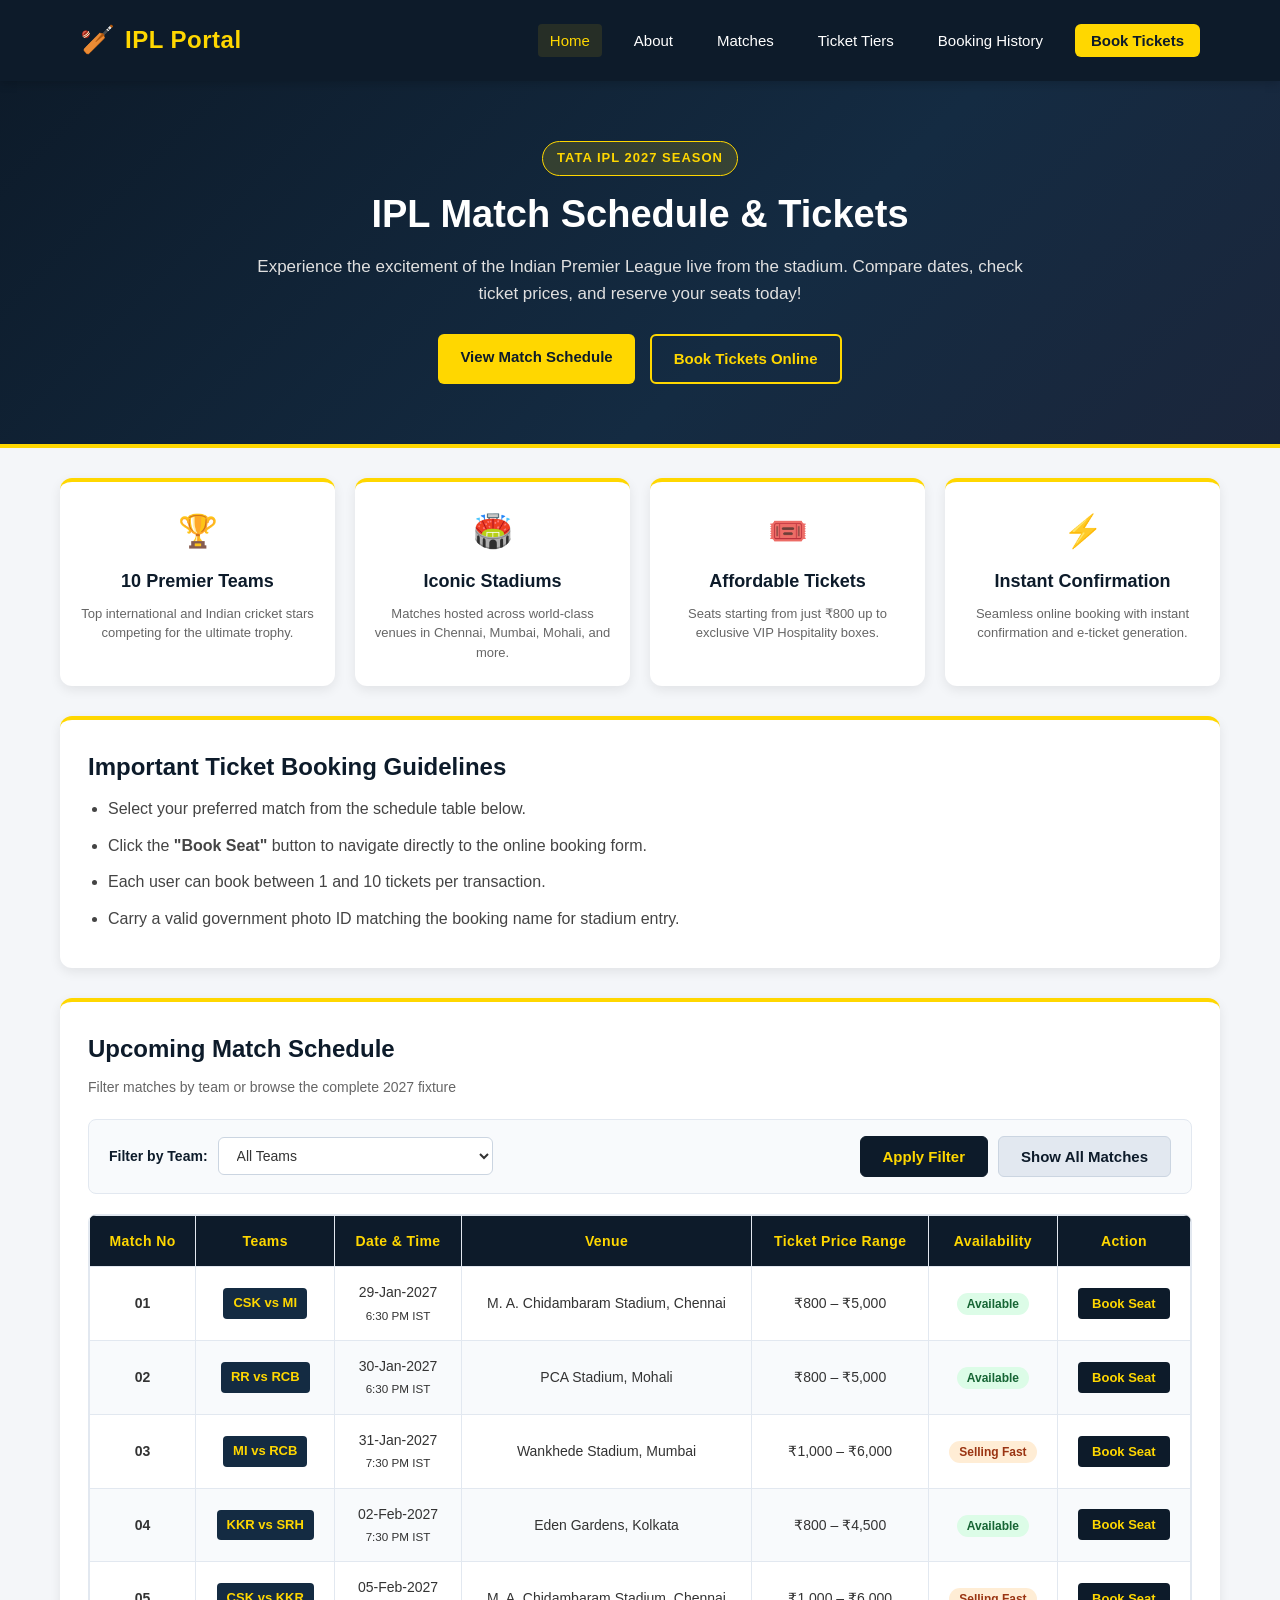
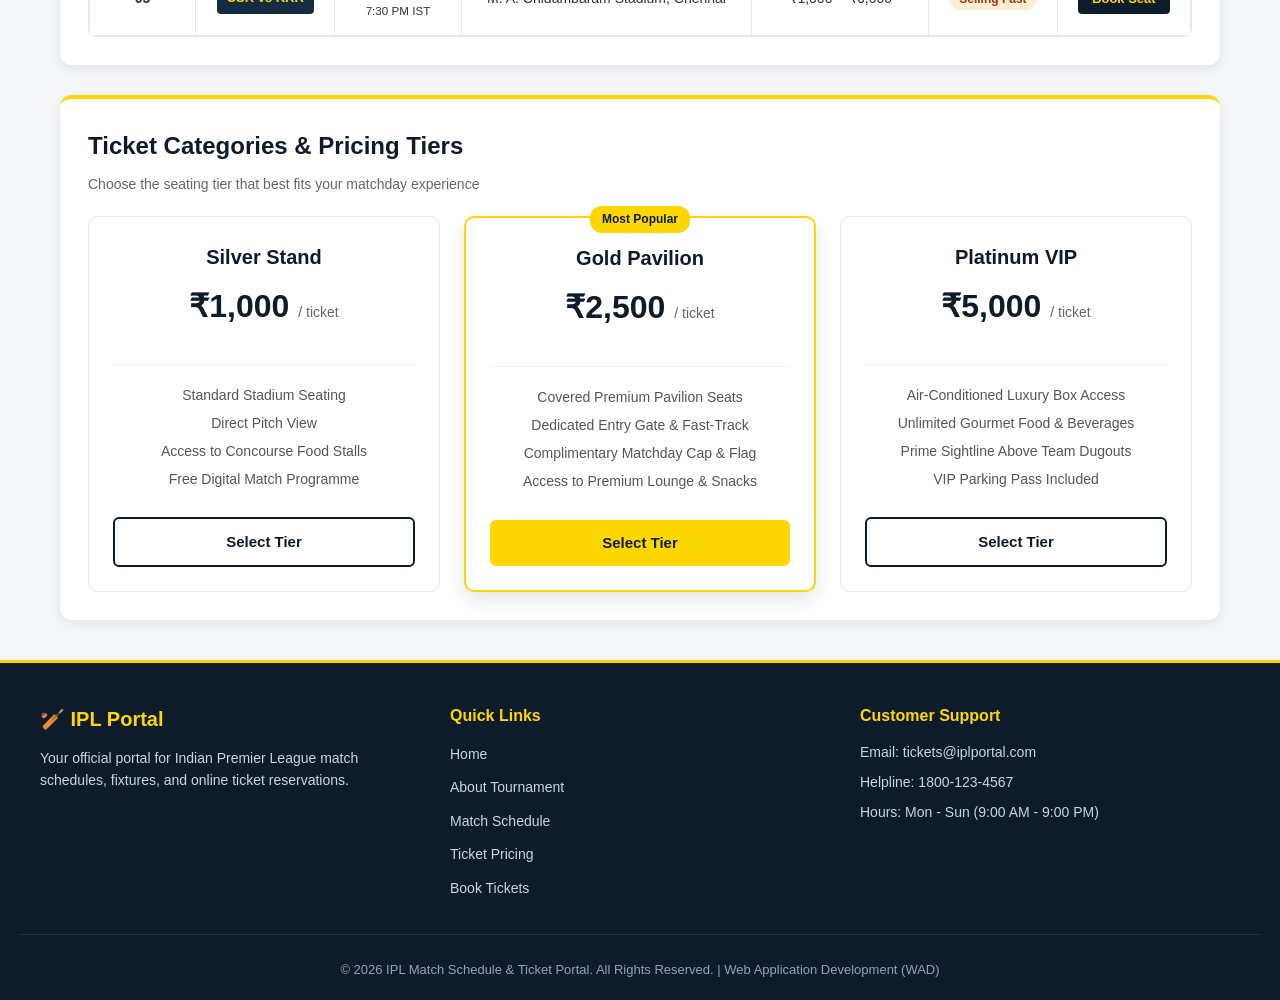
<file: Assignment8/index.html>
<!DOCTYPE html>
<html lang="en">
<head>
  <meta charset="UTF-8" />
  <meta name="viewport" content="width=device-width, initial-scale=1.0" />
  <title>IPL Match Schedule & Ticket Portal - Assignment 8</title>
  <link rel="stylesheet" href="style.css" />
</head>
<body>

  <!-- Responsive Navigation Bar -->
  <header>
    <nav class="navbar">
      <div class="nav-brand">
        <span class="brand-icon">🏏</span>
        <h1 class="brand-title">IPL Portal</h1>
      </div>

      <!-- Hamburger button for mobile devices -->
      <button class="nav-toggle" id="navToggle" aria-label="Toggle navigation">
        <span class="bar"></span>
        <span class="bar"></span>
        <span class="bar"></span>
      </button>

      <ul class="nav-links" id="navLinks">
        <li><a href="#home" class="nav-link active">Home</a></li>
        <li><a href="#about" class="nav-link">About</a></li>
        <li><a href="#matches" class="nav-link">Matches</a></li>
        <li><a href="#pricing" class="nav-link">Ticket Tiers</a></li>
        <li><a href="../Assignment9/book-validation.html#history" class="nav-link">Booking History</a></li>
        <li><a href="../Assignment9/book-validation.html" class="nav-link btn-link">Book Tickets</a></li>
      </ul>
    </nav>
  </header>

  <!-- Hero Section -->
  <section class="hero" id="home">
    <div class="hero-content">
      <span class="hero-badge">TATA IPL 2027 Season</span>
      <h1>IPL Match Schedule &amp; Tickets</h1>
      <p>Experience the excitement of the Indian Premier League live from the stadium. Compare dates, check ticket prices, and reserve your seats today!</p>
      <div class="hero-actions">
        <a href="#matches" class="btn btn-gold">View Match Schedule</a>
        <a href="../Assignment9/book-validation.html" class="btn btn-outline">Book Tickets Online</a>
      </div>
    </div>
  </section>

  <!-- Main Container -->
  <main class="container">

    <!-- Responsive Information Cards (CSS Grid) -->
    <section class="card-grid" id="about">
      <div class="card stat-card">
        <div class="stat-icon">🏆</div>
        <h3>10 Premier Teams</h3>
        <p>Top international and Indian cricket stars competing for the ultimate trophy.</p>
      </div>

      <div class="card stat-card">
        <div class="stat-icon">🏟️</div>
        <h3>Iconic Stadiums</h3>
        <p>Matches hosted across world-class venues in Chennai, Mumbai, Mohali, and more.</p>
      </div>

      <div class="card stat-card">
        <div class="stat-icon">🎟️</div>
        <h3>Affordable Tickets</h3>
        <p>Seats starting from just ₹800 up to exclusive VIP Hospitality boxes.</p>
      </div>

      <div class="card stat-card">
        <div class="stat-icon">⚡</div>
        <h3>Instant Confirmation</h3>
        <p>Seamless online booking with instant confirmation and e-ticket generation.</p>
      </div>
    </section>

    <!-- Information Card -->
    <section class="card info-card">
      <h2>Important Ticket Booking Guidelines</h2>
      <ul class="info-list">
        <li>Select your preferred match from the schedule table below.</li>
        <li>Click the <strong>"Book Seat"</strong> button to navigate directly to the online booking form.</li>
        <li>Each user can book between 1 and 10 tickets per transaction.</li>
        <li>Carry a valid government photo ID matching the booking name for stadium entry.</li>
      </ul>
    </section>

    <!-- Match Schedule Section -->
    <section class="card schedule-card" id="matches">
      <div class="section-header">
        <div>
          <h2>Upcoming Match Schedule</h2>
          <p class="subtitle">Filter matches by team or browse the complete 2027 fixture</p>
        </div>
      </div>

      <!-- Filter Controls (Flexbox) -->
      <div class="filter-bar">
        <div class="filter-group">
          <label for="teamFilter">Filter by Team:</label>
          <select id="teamFilter" onchange="applyFilter()">
            <option value="all">All Teams</option>
            <option value="CSK">Chennai Super Kings (CSK)</option>
            <option value="MI">Mumbai Indians (MI)</option>
            <option value="RCB">Royal Challengers Bengaluru (RCB)</option>
            <option value="RR">Rajasthan Royals (RR)</option>
            <option value="KKR">Kolkata Knight Riders (KKR)</option>
            <option value="SRH">Sunrisers Hyderabad (SRH)</option>
          </select>
        </div>

        <div class="filter-buttons">
          <button type="button" class="btn btn-primary" onclick="applyFilter()">Apply Filter</button>
          <button type="button" class="btn btn-secondary" onclick="showAll()">Show All Matches</button>
        </div>
      </div>

      <!-- Mobile Scroll Notice -->
      <p class="table-scroll-hint">👉 Swipe horizontally to view full match details</p>

      <!-- Horizontally Scrollable Table Container -->
      <div class="table-container">
        <table class="schedule-table">
          <thead>
            <tr>
              <th>Match No</th>
              <th>Teams</th>
              <th>Date &amp; Time</th>
              <th>Venue</th>
              <th>Ticket Price Range</th>
              <th>Availability</th>
              <th>Action</th>
            </tr>
          </thead>
          <tbody id="matchTable">
            <tr data-teams="CSK MI">
              <td><strong>01</strong></td>
              <td><span class="badge team-badge">CSK vs MI</span></td>
              <td>29-Jan-2027<br /><small>6:30 PM IST</small></td>
              <td>M. A. Chidambaram Stadium, Chennai</td>
              <td>₹800 – ₹5,000</td>
              <td><span class="status-available">Available</span></td>
              <td>
                <button class="btn btn-table" onclick="bookMatch('CSK vs MI', '29-Jan-2027 6:30 PM', 'Chennai', '₹800 - ₹5000')">Book Seat</button>
              </td>
            </tr>

            <tr data-teams="RR RCB">
              <td><strong>02</strong></td>
              <td><span class="badge team-badge">RR vs RCB</span></td>
              <td>30-Jan-2027<br /><small>6:30 PM IST</small></td>
              <td>PCA Stadium, Mohali</td>
              <td>₹800 – ₹5,000</td>
              <td><span class="status-available">Available</span></td>
              <td>
                <button class="btn btn-table" onclick="bookMatch('RR vs RCB', '30-Jan-2027 6:30 PM', 'Mohali', '₹800 - ₹5000')">Book Seat</button>
              </td>
            </tr>

            <tr data-teams="MI RCB">
              <td><strong>03</strong></td>
              <td><span class="badge team-badge">MI vs RCB</span></td>
              <td>31-Jan-2027<br /><small>7:30 PM IST</small></td>
              <td>Wankhede Stadium, Mumbai</td>
              <td>₹1,000 – ₹6,000</td>
              <td><span class="status-fast">Selling Fast</span></td>
              <td>
                <button class="btn btn-table" onclick="bookMatch('MI vs RCB', '31-Jan-2027 7:30 PM', 'Mumbai', '₹1000 - ₹6000')">Book Seat</button>
              </td>
            </tr>

            <tr data-teams="KKR SRH">
              <td><strong>04</strong></td>
              <td><span class="badge team-badge">KKR vs SRH</span></td>
              <td>02-Feb-2027<br /><small>7:30 PM IST</small></td>
              <td>Eden Gardens, Kolkata</td>
              <td>₹800 – ₹4,500</td>
              <td><span class="status-available">Available</span></td>
              <td>
                <button class="btn btn-table" onclick="bookMatch('KKR vs SRH', '02-Feb-2027 7:30 PM', 'Kolkata', '₹800 - ₹4500')">Book Seat</button>
              </td>
            </tr>

            <tr data-teams="CSK KKR">
              <td><strong>05</strong></td>
              <td><span class="badge team-badge">CSK vs KKR</span></td>
              <td>05-Feb-2027<br /><small>7:30 PM IST</small></td>
              <td>M. A. Chidambaram Stadium, Chennai</td>
              <td>₹1,000 – ₹6,000</td>
              <td><span class="status-fast">Selling Fast</span></td>
              <td>
                <button class="btn btn-table" onclick="bookMatch('CSK vs KKR', '05-Feb-2027 7:30 PM', 'Chennai', '₹1000 - ₹6000')">Book Seat</button>
              </td>
            </tr>
          </tbody>
        </table>
      </div>
    </section>

    <!-- Ticket Tiers Pricing Section (CSS Grid) -->
    <section class="card" id="pricing">
      <h2>Ticket Categories &amp; Pricing Tiers</h2>
      <p class="subtitle">Choose the seating tier that best fits your matchday experience</p>

      <div class="pricing-grid">
        <div class="pricing-card">
          <div class="pricing-header">
            <h3>Silver Stand</h3>
            <p class="price">₹1,000 <span>/ ticket</span></p>
          </div>
          <ul class="pricing-features">
            <li>Standard Stadium Seating</li>
            <li>Direct Pitch View</li>
            <li>Access to Concourse Food Stalls</li>
            <li>Free Digital Match Programme</li>
          </ul>
          <a href="../Assignment9/book-validation.html" class="btn btn-outline-dark">Select Tier</a>
        </div>

        <div class="pricing-card featured">
          <div class="pricing-badge">Most Popular</div>
          <div class="pricing-header">
            <h3>Gold Pavilion</h3>
            <p class="price">₹2,500 <span>/ ticket</span></p>
          </div>
          <ul class="pricing-features">
            <li>Covered Premium Pavilion Seats</li>
            <li>Dedicated Entry Gate &amp; Fast-Track</li>
            <li>Complimentary Matchday Cap &amp; Flag</li>
            <li>Access to Premium Lounge &amp; Snacks</li>
          </ul>
          <a href="../Assignment9/book-validation.html" class="btn btn-gold">Select Tier</a>
        </div>

        <div class="pricing-card">
          <div class="pricing-header">
            <h3>Platinum VIP</h3>
            <p class="price">₹5,000 <span>/ ticket</span></p>
          </div>
          <ul class="pricing-features">
            <li>Air-Conditioned Luxury Box Access</li>
            <li>Unlimited Gourmet Food &amp; Beverages</li>
            <li>Prime Sightline Above Team Dugouts</li>
            <li>VIP Parking Pass Included</li>
          </ul>
          <a href="../Assignment9/book-validation.html" class="btn btn-outline-dark">Select Tier</a>
        </div>
      </div>
    </section>

  </main>

  <!-- Responsive Footer -->
  <footer id="contact">
    <div class="footer-container">
      <div class="footer-col">
        <h3>🏏 IPL Portal</h3>
        <p>Your official portal for Indian Premier League match schedules, fixtures, and online ticket reservations.</p>
      </div>

      <div class="footer-col">
        <h4>Quick Links</h4>
        <ul>
          <li><a href="#home">Home</a></li>
          <li><a href="#about">About Tournament</a></li>
          <li><a href="#matches">Match Schedule</a></li>
          <li><a href="#pricing">Ticket Pricing</a></li>
          <li><a href="../Assignment9/book-validation.html">Book Tickets</a></li>
        </ul>
      </div>

      <div class="footer-col">
        <h4>Customer Support</h4>
        <p>Email: tickets@iplportal.com</p>
        <p>Helpline: 1800-123-4567</p>
        <p>Hours: Mon - Sun (9:00 AM - 9:00 PM)</p>
      </div>
    </div>

    <div class="footer-bottom">
      <p>&copy; 2026 IPL Match Schedule &amp; Ticket Portal. All Rights Reserved. | Web Application Development (WAD)</p>
    </div>
  </footer>

  <!-- Beginner-friendly JavaScript -->
  <script>
    // Mobile navigation toggle
    const navToggle = document.getElementById('navToggle');
    const navLinks = document.getElementById('navLinks');

    if (navToggle) {
      navToggle.addEventListener('click', function() {
        navLinks.classList.toggle('open');
      });
    }

    // Apply filter by team
    function applyFilter() {
      let selectedTeam = document.getElementById('teamFilter').value;
      let rows = document.querySelectorAll('#matchTable tr');

      rows.forEach(function(row) {
        let teams = row.getAttribute('data-teams');
        if (selectedTeam === 'all' || (teams && teams.includes(selectedTeam))) {
          row.style.display = '';
        } else {
          row.style.display = 'none';
        }
      });
    }

    // Reset filter to show all matches
    function showAll() {
      let rows = document.querySelectorAll('#matchTable tr');
      rows.forEach(function(row) {
        row.style.display = '';
      });
      document.getElementById('teamFilter').value = 'all';
    }

    // Book match button handler with option to jump to validation form
    function bookMatch(match, date, venue, price) {
      let message = "Match Selected: " + match +
                    "\nDate: " + date +
                    "\nVenue: " + venue +
                    "\nPrice: " + price +
                    "\n\nWould you like to proceed to the Ticket Booking Form?";
      if (confirm(message)) {
        window.location.href = "../Assignment9/book-validation.html";
      }
    }
  </script>
</body>
</html>
</file>
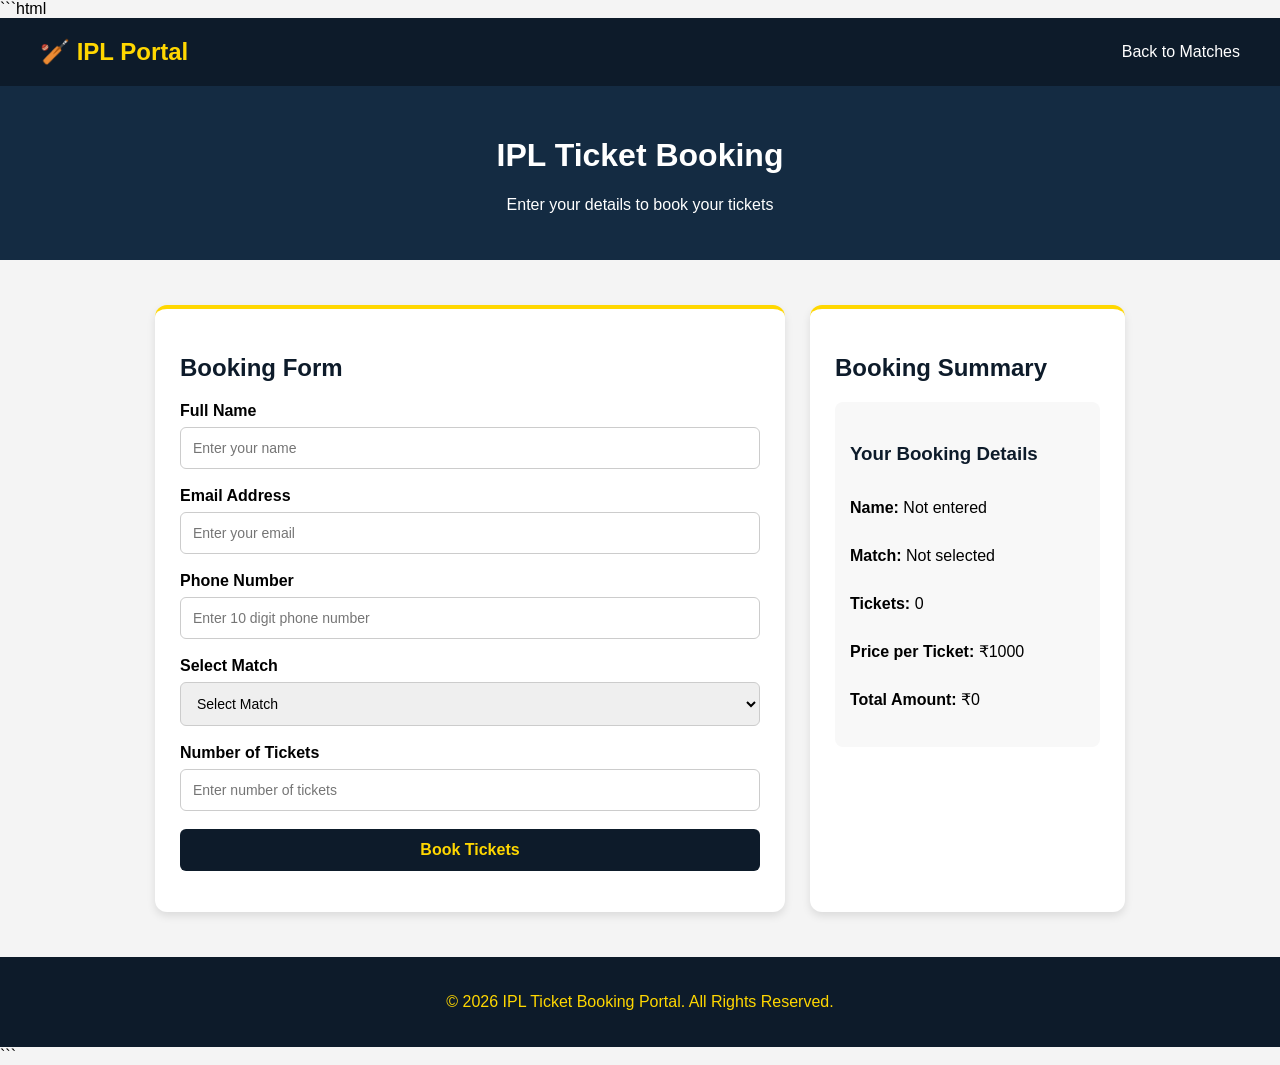
<file: Assignment7/book-validation.html>
```html
<!doctype html>
<html lang="en">
  <head>
    <meta charset="UTF-8" />
    <meta name="viewport" content="width=device-width, initial-scale=1.0" />

    <title>IPL Ticket Booking</title>

    <style>
      * {
        box-sizing: border-box;
      }

      body {
        margin: 0;
        font-family: Arial, sans-serif;
        background-color: #f4f4f4;
      }

      /* Navigation */
      nav {
        background-color: #0d1b2a;
        color: white;
        padding: 20px 40px;
        display: flex;
        justify-content: space-between;
        align-items: center;
      }

      nav h2 {
        color: #ffd700;
        margin: 0;
      }

      nav a {
        color: white;
        text-decoration: none;
      }

      /* Hero */
      .hero {
        background-color: #142b42;
        color: white;
        text-align: center;
        padding: 30px;
      }

      /* Main Grid Layout */
      .container {
        max-width: 1000px;
        margin: 30px auto;
        padding: 15px;

        display: grid;
        grid-template-columns: 2fr 1fr;
        gap: 25px;
      }

      /* Cards */
      .card {
        background-color: white;
        padding: 25px;
        border-radius: 12px;
        border-top: 4px solid #ffd700;
        box-shadow: 0 4px 8px rgba(0, 0, 0, 0.1);
      }

      h2 {
        color: #0d1b2a;
      }

      /* Form */
      .form-group {
        margin-bottom: 18px;
      }

      label {
        display: block;
        margin-bottom: 7px;
        font-weight: bold;
      }

      input,
      select {
        width: 100%;
        padding: 12px;
        border: 1px solid #ccc;
        border-radius: 6px;
        font-size: 14px;
      }

      input:focus,
      select:focus {
        outline: none;
        border-color: #0d1b2a;
      }

      /* Submit Button */
      button {
        width: 100%;
        padding: 12px;
        background-color: #0d1b2a;
        color: #ffd700;
        border: none;
        border-radius: 6px;
        font-size: 16px;
        font-weight: bold;
        cursor: pointer;
      }

      button:hover {
        background-color: #29445f;
      }

      /* Error Message */
      .error {
        color: red;
        font-size: 13px;
        margin-top: 5px;
      }

      /* Summary */
      .summary {
        background-color: #f8f8f8;
        padding: 15px;
        border-radius: 8px;
        line-height: 2;
      }

      .summary h3 {
        color: #0d1b2a;
      }

      /* Loading Animation */
      #loading {
        display: none;
        text-align: center;
        margin-top: 20px;
        color: #0d1b2a;
        font-weight: bold;
      }

      .spinner {
        width: 35px;
        height: 35px;
        border: 4px solid #ddd;
        border-top: 4px solid #0d1b2a;
        border-radius: 50%;
        animation: spin 1s linear infinite;
        margin: 10px auto;
      }

      @keyframes spin {
        0% {
          transform: rotate(0deg);
        }

        100% {
          transform: rotate(360deg);
        }
      }

      /* Footer */
      footer {
        background-color: #0d1b2a;
        color: #ffd700;
        text-align: center;
        padding: 20px;
        margin-top: 20px;
      }

      /* Responsive Layout */
      @media (max-width: 700px) {
        .container {
          grid-template-columns: 1fr;
        }

        nav {
          flex-direction: column;
          gap: 10px;
        }
      }
    </style>
  </head>

  <body>
    <!-- Navigation -->
    <nav>
      <h2>🏏 IPL Portal</h2>
      <a href="Matches-1-button.html">Back to Matches</a>
    </nav>

    <!-- Hero -->
    <div class="hero">
      <h1>IPL Ticket Booking</h1>
      <p>Enter your details to book your tickets</p>
    </div>

    <!-- Grid Layout -->
    <div class="container">
      <!-- Booking Form -->
      <div class="card">
        <h2>Booking Form</h2>

        <form id="bookingForm">
          <div class="form-group">
            <label for="name">Full Name</label>
            <input type="text" id="name" placeholder="Enter your name" />
            <div class="error" id="nameError"></div>
          </div>

          <div class="form-group">
            <label for="email">Email Address</label>
            <input type="email" id="email" placeholder="Enter your email" />
            <div class="error" id="emailError"></div>
          </div>

          <div class="form-group">
            <label for="phone">Phone Number</label>
            <input
              type="tel"
              id="phone"
              placeholder="Enter 10 digit phone number"
            />
            <div class="error" id="phoneError"></div>
          </div>

          <div class="form-group">
            <label for="match">Select Match</label>
            <select id="match">
              <option value="">Select Match</option>
              <option value="CSK vs MI">CSK vs MI</option>
              <option value="RR vs RCB">RR vs RCB</option>
              <option value="MI vs RCB">MI vs RCB</option>
            </select>
            <div class="error" id="matchError"></div>
          </div>

          <div class="form-group">
            <label for="tickets">Number of Tickets</label>
            <input
              type="number"
              id="tickets"
              min="1"
              max="10"
              placeholder="Enter number of tickets"
            />
            <div class="error" id="ticketsError"></div>
          </div>

          <button type="submit" id="submitBtn">Book Tickets</button>
        </form>

        <!-- Loading -->
        <div id="loading">
          <div class="spinner"></div>
          Processing your booking...
        </div>

        <div
          id="success"
          style="
            display: none;
            color: green;
            text-align: center;
            margin-top: 15px;
          "
        >
          Booking details validated successfully!
        </div>
      </div>

      <!-- Booking Summary -->
      <div class="card">
        <h2>Booking Summary</h2>

        <div class="summary">
          <h3>Your Booking Details</h3>

          <p>
            <strong>Name:</strong> <span id="summaryName">Not entered</span>
          </p>

          <p>
            <strong>Match:</strong> <span id="summaryMatch">Not selected</span>
          </p>

          <p><strong>Tickets:</strong> <span id="summaryTickets">0</span></p>

          <p><strong>Price per Ticket:</strong> ₹1000</p>

          <p><strong>Total Amount:</strong> ₹<span id="total">0</span></p>
        </div>
      </div>
    </div>

    <!-- Footer -->
    <footer>
      <p>&copy; 2026 IPL Ticket Booking Portal. All Rights Reserved.</p>
    </footer>

    <!-- JavaScript Validation -->
    <script>
      let form = document.getElementById("bookingForm");

      form.addEventListener("submit", function (event) {
        event.preventDefault();

        let name = document.getElementById("name").value.trim();

        let email = document.getElementById("email").value.trim();

        let phone = document.getElementById("phone").value.trim();

        let match = document.getElementById("match").value;

        let tickets = document.getElementById("tickets").value;

        let valid = true;

        // Clear previous errors
        document.querySelectorAll(".error").forEach(function (error) {
          error.innerText = "";
        });

        document.getElementById("success").style.display = "none";

        // Name Validation
        if (name === "") {
          document.getElementById("nameError").innerText =
            "Please enter your name.";
          valid = false;
        }

        // Email Validation
        let emailPattern = /^[^\s@]+@[^\s@]+\.[^\s@]+$/;

        if (!emailPattern.test(email)) {
          document.getElementById("emailError").innerText =
            "Please enter a valid email.";
          valid = false;
        }

        // Phone Validation
        let phonePattern = /^[0-9]{10}$/;

        if (!phonePattern.test(phone)) {
          document.getElementById("phoneError").innerText =
            "Enter a valid 10 digit phone number.";
          valid = false;
        }

        // Match Validation
        if (match === "") {
          document.getElementById("matchError").innerText =
            "Please select a match.";
          valid = false;
        }

        // Ticket Validation
        if (tickets === "" || Number(tickets) < 1 || Number(tickets) > 10) {
          document.getElementById("ticketsError").innerText =
            "Select between 1 and 10 tickets.";
          valid = false;
        }

        // Stop if invalid
        if (!valid) {
          return;
        }

        // Update Booking Summary
        document.getElementById("summaryName").innerText = name;

        document.getElementById("summaryMatch").innerText = match;

        document.getElementById("summaryTickets").innerText = tickets;

        document.getElementById("total").innerText = Number(tickets) * 1000;

        // Show Loading
        document.getElementById("loading").style.display = "block";

        document.getElementById("submitBtn").disabled = true;

        // Simulate Processing
        setTimeout(function () {
          document.getElementById("loading").style.display = "none";

          document.getElementById("success").style.display = "block";

          document.getElementById("submitBtn").disabled = false;
        }, 2000);
      });
    </script>
  </body>
</html>
```
</file>
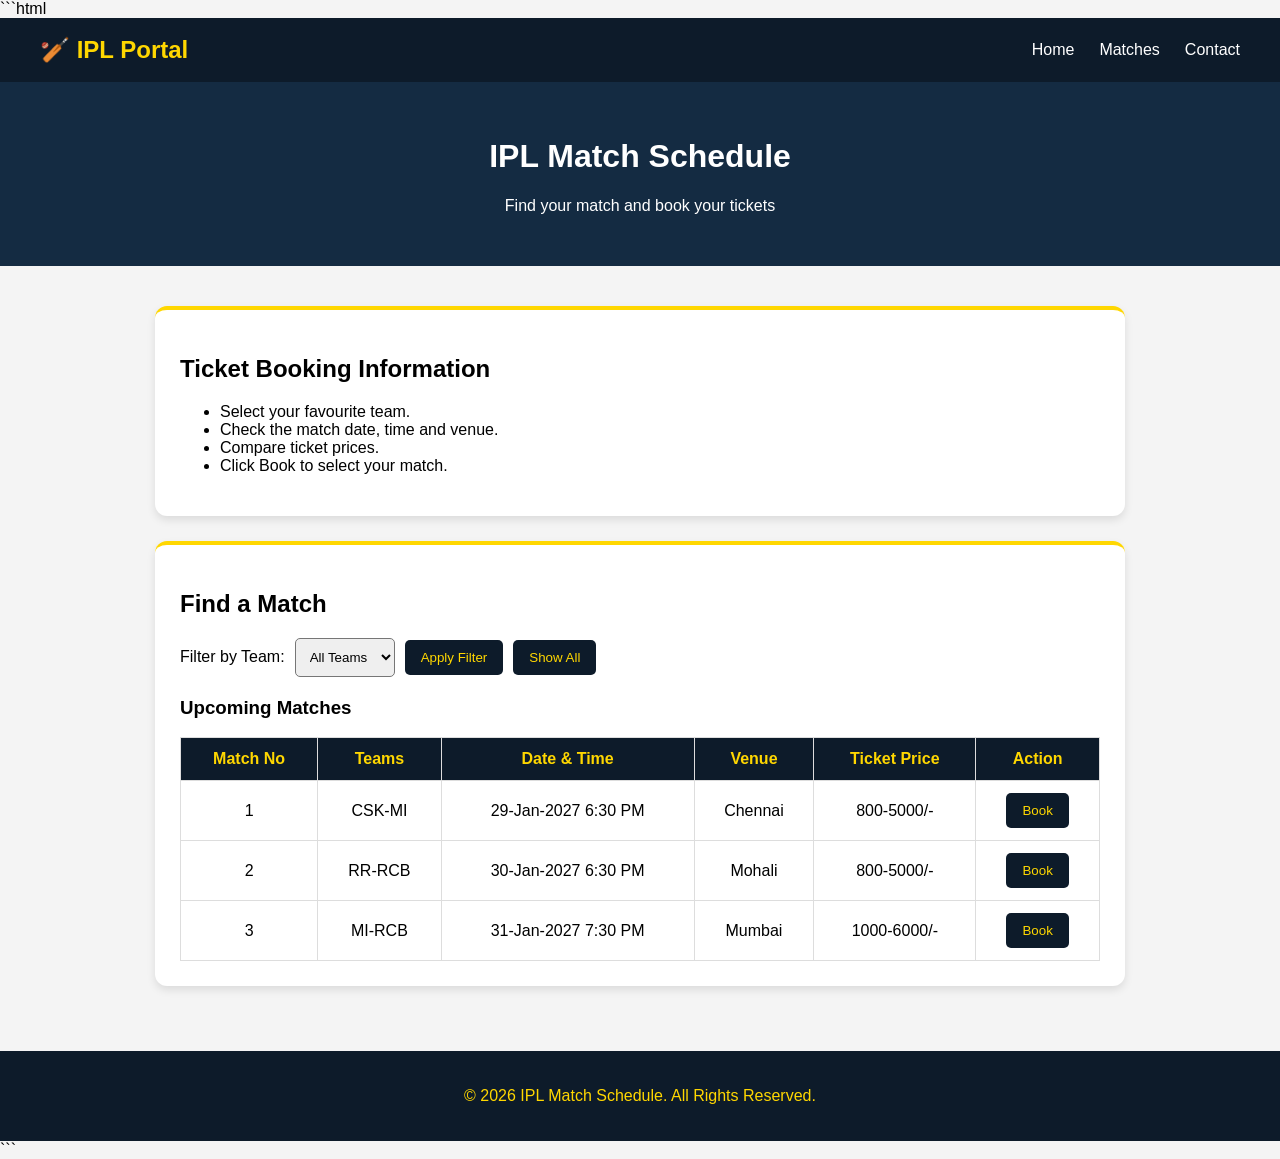
<file: Assignment7/Matches-1-button.html>
```html
<!doctype html>
<html lang="en">
  <head>
    <meta charset="UTF-8" />
    <meta name="viewport" content="width=device-width, initial-scale=1.0" />
    <title>IPL Match Schedule</title>

    <style>
      * {
        box-sizing: border-box;
      }

      html {
        scroll-behavior: smooth;
      }

      body {
        margin: 0;
        font-family: Arial, sans-serif;
        background-color: #f4f4f4;
      }

      /* Flexbox Navigation */
      nav {
        background-color: #0d1b2a;
        color: white;
        padding: 18px 40px;
        display: flex;
        justify-content: space-between;
        align-items: center;
        flex-wrap: wrap;
      }

      nav h2 {
        margin: 0;
        color: #ffd700;
      }

      nav ul {
        display: flex;
        gap: 25px;
        list-style: none;
        margin: 0;
        padding: 0;
      }

      nav a {
        color: white;
        text-decoration: none;
      }

      nav a:hover {
        color: #ffd700;
      }

      /* Hero Section */
      .hero {
        background-color: #142b42;
        color: white;
        text-align: center;
        padding: 35px;
      }

      /* Main Container */
      .container {
        max-width: 1000px;
        margin: 25px auto;
        padding: 15px;
      }

      /* Cards */
      .card {
        background-color: white;
        padding: 25px;
        margin-bottom: 25px;
        border-radius: 12px;
        border-top: 4px solid #ffd700;
        box-shadow: 0 4px 8px rgba(0, 0, 0, 0.1);
      }

      /* Filter */
      .filter-section {
        display: flex;
        align-items: center;
        flex-wrap: wrap;
        gap: 10px;
        margin-bottom: 20px;
      }

      select {
        padding: 10px;
        border-radius: 5px;
      }

      button {
        padding: 10px 16px;
        background-color: #0d1b2a;
        color: #ffd700;
        border: none;
        border-radius: 5px;
        cursor: pointer;
      }

      button:hover {
        background-color: #29445f;
      }

      /* Table */
      .table-container {
        overflow-x: auto;
      }

      table {
        width: 100%;
        border-collapse: collapse;
        min-width: 650px;
      }

      th,
      td {
        padding: 12px;
        text-align: center;
        border: 1px solid #ddd;
      }

      th {
        background-color: #0d1b2a;
        color: #ffd700;
      }

      tr:hover {
        background-color: #f1f1f1;
      }

      /* Footer */
      footer {
        background-color: #0d1b2a;
        color: #ffd700;
        text-align: center;
        padding: 20px;
      }

      /* Responsive Design */
      @media (max-width: 600px) {
        nav {
          flex-direction: column;
          gap: 15px;
        }

        nav ul {
          gap: 15px;
        }

        .hero {
          padding: 25px 10px;
        }

        .card {
          padding: 15px;
        }
      }
    </style>
  </head>

  <body>
    <!-- Navigation -->
    <nav>
      <h2>🏏 IPL Portal</h2>

      <ul>
        <li><a href="#home">Home</a></li>
        <li><a href="#matches">Matches</a></li>
        <li><a href="#footer">Contact</a></li>
      </ul>
    </nav>

    <!-- Hero -->
    <div class="hero" id="home">
      <h1>IPL Match Schedule</h1>
      <p>Find your match and book your tickets</p>
    </div>

    <div class="container">
      <!-- Information Card -->
      <div class="card">
        <h2>Ticket Booking Information</h2>
        <ul>
          <li>Select your favourite team.</li>
          <li>Check the match date, time and venue.</li>
          <li>Compare ticket prices.</li>
          <li>Click Book to select your match.</li>
        </ul>
      </div>

      <!-- Match Schedule -->
      <div class="card" id="matches">
        <h2>Find a Match</h2>

        <div class="filter-section">
          <label for="team">Filter by Team:</label>

          <select id="team">
            <option value="all">All Teams</option>
            <option value="CSK">CSK</option>
            <option value="MI">MI</option>
            <option value="RR">RR</option>
            <option value="RCB">RCB</option>
          </select>

          <button onclick="applyFilter()">Apply Filter</button>

          <button onclick="showAll()">Show All</button>
        </div>

        <h3>Upcoming Matches</h3>

        <div class="table-container">
          <table>
            <thead>
              <tr>
                <th>Match No</th>
                <th>Teams</th>
                <th>Date & Time</th>
                <th>Venue</th>
                <th>Ticket Price</th>
                <th>Action</th>
              </tr>
            </thead>

            <tbody id="matchTable">
              <tr data-teams="CSK MI">
                <td>1</td>
                <td>CSK-MI</td>
                <td>29-Jan-2027 6:30 PM</td>
                <td>Chennai</td>
                <td>800-5000/-</td>
                <td>
                  <button onclick="bookMatch(this)">Book</button>
                </td>
              </tr>

              <tr data-teams="RR RCB">
                <td>2</td>
                <td>RR-RCB</td>
                <td>30-Jan-2027 6:30 PM</td>
                <td>Mohali</td>
                <td>800-5000/-</td>
                <td>
                  <button onclick="bookMatch(this)">Book</button>
                </td>
              </tr>

              <tr data-teams="MI RCB">
                <td>3</td>
                <td>MI-RCB</td>
                <td>31-Jan-2027 7:30 PM</td>
                <td>Mumbai</td>
                <td>1000-6000/-</td>
                <td>
                  <button onclick="bookMatch(this)">Book</button>
                </td>
              </tr>
            </tbody>
          </table>
        </div>
      </div>
    </div>

    <!-- Footer -->
    <footer id="footer">
      <p>&copy; 2026 IPL Match Schedule. All Rights Reserved.</p>
    </footer>

    <!-- JavaScript -->
    <script>
      // Apply Filter Button
      function applyFilter() {
        let selectedTeam = document.getElementById("team").value;

        let rows = document.querySelectorAll("#matchTable tr");

        rows.forEach(function (row) {
          let teams = row.getAttribute("data-teams");

          if (selectedTeam === "all" || teams.includes(selectedTeam)) {
            row.style.display = "";
          } else {
            row.style.display = "none";
          }
        });
      }

      // Show All Button
      function showAll() {
        let rows = document.querySelectorAll("#matchTable tr");

        rows.forEach(function (row) {
          row.style.display = "";
        });

        document.getElementById("team").value = "all";
      }

      // Book Button
      function bookMatch(button) {
        let row = button.parentElement.parentElement;

        let match = row.cells[1].innerText;
        let date = row.cells[2].innerText;
        let venue = row.cells[3].innerText;
        let price = row.cells[4].innerText;

        alert(
          "Match Selected: " +
            match +
            "\nDate: " +
            date +
            "\nVenue: " +
            venue +
            "\nTicket Price: " +
            price,
        );
      }
    </script>
  </body>
</html>
```
</file>
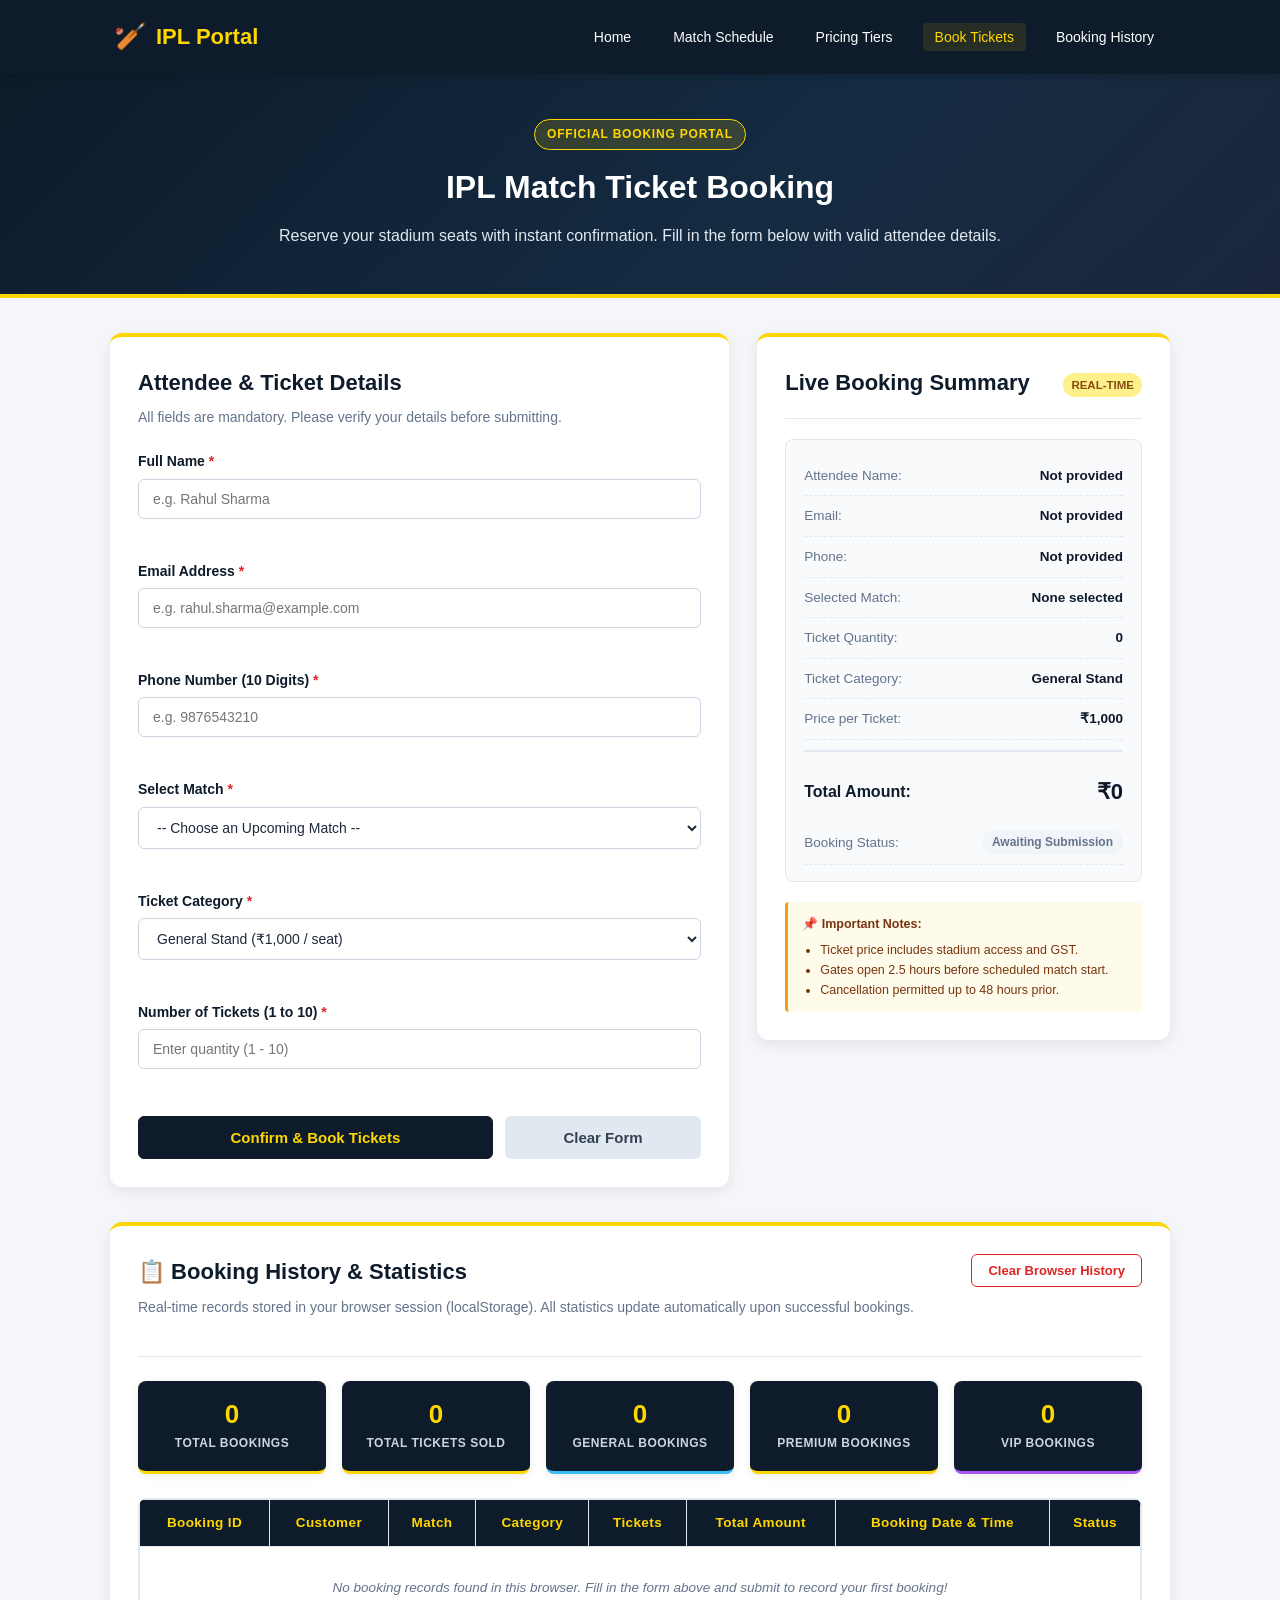
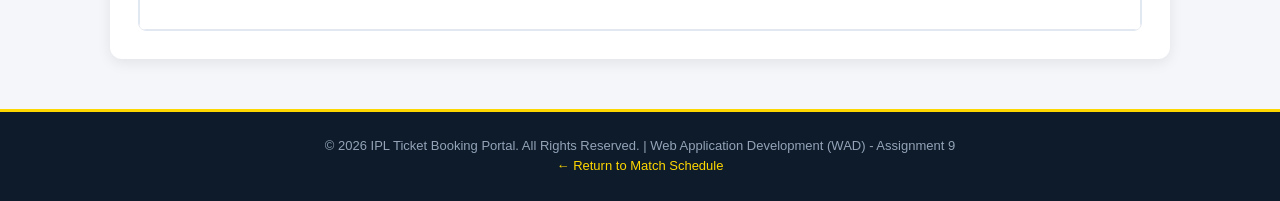
<file: Assignment9/book-validation.html>
<!DOCTYPE html>
<html lang="en">
<head>
  <meta charset="UTF-8" />
  <meta name="viewport" content="width=device-width, initial-scale=1.0" />
  <title>IPL Ticket Booking &amp; Client-Side Validation - Assignment 9</title>
  <link rel="stylesheet" href="style.css" />
</head>
<body>

  <!-- Responsive Navigation -->
  <header>
    <nav class="navbar">
      <div class="nav-brand">
        <span class="brand-icon">🏏</span>
        <h1 class="brand-title">IPL Portal</h1>
      </div>

      <ul class="nav-links">
        <li><a href="../Assignment8/index.html#home" class="nav-link">Home</a></li>
        <li><a href="../Assignment8/index.html#matches" class="nav-link">Match Schedule</a></li>
        <li><a href="../Assignment8/index.html#pricing" class="nav-link">Pricing Tiers</a></li>
        <li><a href="book-validation.html" class="nav-link active">Book Tickets</a></li>
        <li><a href="#history" class="nav-link">Booking History</a></li>
      </ul>
    </nav>
  </header>

  <!-- Hero Banner -->
  <section class="hero">
    <div class="hero-content">
      <span class="hero-badge">Official Booking Portal</span>
      <h1>IPL Match Ticket Booking</h1>
      <p>Reserve your stadium seats with instant confirmation. Fill in the form below with valid attendee details.</p>
    </div>
  </section>

  <!-- Main Container: 2-Column Responsive Grid -->
  <main class="container">

    <!-- Form Column -->
    <div class="card form-card">
      <div class="form-header">
        <h2>Attendee &amp; Ticket Details</h2>
        <p class="subtitle">All fields are mandatory. Please verify your details before submitting.</p>
      </div>

      <form id="bookingForm" novalidate>
        <!-- Full Name -->
        <div class="form-group">
          <label for="name">Full Name <span class="required">*</span></label>
          <input
            type="text"
            id="name"
            name="name"
            placeholder="e.g. Rahul Sharma"
            autocomplete="name"
          />
          <div class="error" id="nameError"></div>
        </div>

        <!-- Email Address -->
        <div class="form-group">
          <label for="email">Email Address <span class="required">*</span></label>
          <input
            type="email"
            id="email"
            name="email"
            placeholder="e.g. rahul.sharma@example.com"
            autocomplete="email"
          />
          <div class="error" id="emailError"></div>
        </div>

        <!-- Phone Number -->
        <div class="form-group">
          <label for="phone">Phone Number (10 Digits) <span class="required">*</span></label>
          <input
            type="tel"
            id="phone"
            name="phone"
            placeholder="e.g. 9876543210"
            maxlength="10"
            autocomplete="tel"
          />
          <div class="error" id="phoneError"></div>
        </div>

        <!-- Match Selection -->
        <div class="form-group">
          <label for="match">Select Match <span class="required">*</span></label>
          <select id="match" name="match">
            <option value="">-- Choose an Upcoming Match --</option>
            <option value="CSK vs MI (29-Jan-2027, Chennai)">Match 01: CSK vs MI - 29-Jan-2027 (Chennai)</option>
            <option value="RR vs RCB (30-Jan-2027, Mohali)">Match 02: RR vs RCB - 30-Jan-2027 (Mohali)</option>
            <option value="MI vs RCB (31-Jan-2027, Mumbai)">Match 03: MI vs RCB - 31-Jan-2027 (Mumbai)</option>
            <option value="KKR vs SRH (02-Feb-2027, Kolkata)">Match 04: KKR vs SRH - 02-Feb-2027 (Kolkata)</option>
            <option value="CSK vs KKR (05-Feb-2027, Chennai)">Match 05: CSK vs KKR - 05-Feb-2027 (Chennai)</option>
          </select>
          <div class="error" id="matchError"></div>
        </div>

        <!-- Ticket Category Selection -->
        <div class="form-group">
          <label for="category">Ticket Category <span class="required">*</span></label>
          <select id="category" name="category">
            <option value="General">General Stand (₹1,000 / seat)</option>
            <option value="Premium">Premium Pavilion (₹2,500 / seat)</option>
            <option value="VIP">VIP Hospitality (₹5,000 / seat)</option>
          </select>
          <div class="error" id="categoryError"></div>
        </div>

        <!-- Number of Tickets -->
        <div class="form-group">
          <label for="tickets">Number of Tickets (1 to 10) <span class="required">*</span></label>
          <input
            type="number"
            id="tickets"
            name="tickets"
            min="1"
            max="10"
            placeholder="Enter quantity (1 - 10)"
          />
          <div class="error" id="ticketsError"></div>
        </div>

        <!-- Submit & Reset Buttons -->
        <div class="form-actions">
          <button type="submit" id="submitBtn" class="btn btn-primary">
            Confirm &amp; Book Tickets
          </button>
          <button type="button" id="resetBtn" class="btn btn-secondary">
            Clear Form
          </button>
        </div>
      </form>

      <!-- Loading Animation Indicator -->
      <div id="loading" class="loading-container">
        <div class="spinner"></div>
        <p class="loading-text">Validating details &amp; reserving seats...</p>
      </div>

      <!-- Success Notification Message -->
      <div id="successMessage" class="success-box">
        <div class="success-icon">✅</div>
        <h3>Booking Confirmed!</h3>
        <p>Your tickets have been validated and reserved successfully. A confirmation SMS and email have been sent to your registered contact details.</p>
      </div>
    </div>

    <!-- Booking Summary Column -->
    <div class="card summary-card">
      <div class="summary-header">
        <h2>Live Booking Summary</h2>
        <span class="badge live-badge">Real-Time</span>
      </div>

      <div class="summary-receipt">
        <div class="receipt-row">
          <span class="label">Attendee Name:</span>
          <span class="value" id="summaryName">Not provided</span>
        </div>

        <div class="receipt-row">
          <span class="label">Email:</span>
          <span class="value" id="summaryEmail">Not provided</span>
        </div>

        <div class="receipt-row">
          <span class="label">Phone:</span>
          <span class="value" id="summaryPhone">Not provided</span>
        </div>

        <div class="receipt-row">
          <span class="label">Selected Match:</span>
          <span class="value highlight" id="summaryMatch">None selected</span>
        </div>

        <div class="receipt-row">
          <span class="label">Ticket Quantity:</span>
          <span class="value" id="summaryTickets">0</span>
        </div>

        <div class="receipt-row">
          <span class="label">Ticket Category:</span>
          <span class="value" id="summaryCategory">General Stand</span>
        </div>

        <div class="receipt-row">
          <span class="label">Price per Ticket:</span>
          <span class="value" id="summaryUnitPrice">₹1,000</span>
        </div>

        <div class="receipt-divider"></div>

        <div class="receipt-row total-row">
          <span class="label">Total Amount:</span>
          <span class="value total-price">₹<span id="total">0</span></span>
        </div>

        <div class="receipt-row status-row">
          <span class="label">Booking Status:</span>
          <span class="status-tag status-pending" id="summaryStatus">Awaiting Submission</span>
        </div>

        <div class="receipt-row" id="refRow" style="display: none;">
          <span class="label">Booking Reference:</span>
          <span class="value" id="summaryRef">---</span>
        </div>
      </div>

      <div class="summary-notice">
        <h4>📌 Important Notes:</h4>
        <ul>
          <li>Ticket price includes stadium access and GST.</li>
          <li>Gates open 2.5 hours before scheduled match start.</li>
          <li>Cancellation permitted up to 48 hours prior.</li>
        </ul>
      </div>
    </div>

  </main>

  <!-- Booking History & Statistics Section -->
  <section class="container-history" id="history">
    <div class="card history-card">
      <div class="history-header">
        <div>
          <h2>📋 Booking History &amp; Statistics</h2>
          <p class="subtitle">Real-time records stored in your browser session (localStorage). All statistics update automatically upon successful bookings.</p>
        </div>
        <button type="button" id="clearHistoryBtn" class="btn btn-outline-danger">Clear Browser History</button>
      </div>

      <!-- Summary Statistics Cards Grid (5 Cards) -->
      <div class="stats-grid">
        <div class="stat-box">
          <div class="stat-number" id="statTotalBookings">0</div>
          <div class="stat-title">Total Bookings</div>
        </div>
        <div class="stat-box">
          <div class="stat-number" id="statTotalTickets">0</div>
          <div class="stat-title">Total Tickets Sold</div>
        </div>
        <div class="stat-box category-stat-box general-stat">
          <div class="stat-number" id="statGeneralBookings">0</div>
          <div class="stat-title">General Bookings</div>
        </div>
        <div class="stat-box category-stat-box premium-stat">
          <div class="stat-number" id="statPremiumBookings">0</div>
          <div class="stat-title">Premium Bookings</div>
        </div>
        <div class="stat-box category-stat-box vip-stat">
          <div class="stat-number" id="statVipBookings">0</div>
          <div class="stat-title">VIP Bookings</div>
        </div>
      </div>

      <!-- Horizontally Scrollable Booking History Table -->
      <p class="table-scroll-hint">👉 Swipe horizontally to view full booking details</p>
      <div class="table-container">
        <table class="history-table">
          <thead>
            <tr>
              <th>Booking ID</th>
              <th>Customer</th>
              <th>Match</th>
              <th>Category</th>
              <th>Tickets</th>
              <th>Total Amount</th>
              <th>Booking Date &amp; Time</th>
              <th>Status</th>
            </tr>
          </thead>
          <tbody id="historyTableBody">
            <!-- Dynamic rows populated from localStorage -->
          </tbody>
        </table>
      </div>
    </div>
  </section>

  <!-- Footer -->
  <footer>
    <div class="footer-container">
      <p>&copy; 2026 IPL Ticket Booking Portal. All Rights Reserved. | Web Application Development (WAD) - Assignment 9</p>
      <p><a href="../Assignment8/index.html">← Return to Match Schedule</a></p>
    </div>
  </footer>

  <!-- External JavaScript -->
  <script src="script.js"></script>
</body>
</html>
</file>
<file: Assignment8/style.css>
/* ==========================================================================
   IPL Portal - Responsive Stylesheet (Assignment 8)
   Theme: Dark Blue & Gold
   Breakpoints:
     - Desktop: Above 1024px
     - Tablet: 768px to 1024px
     - Mobile: Below 768px
   ========================================================================== */

/* --------------------------------------------------------------------------
   1. CSS Reset & Base Styles
   -------------------------------------------------------------------------- */
* {
  box-sizing: border-box;
  margin: 0;
  padding: 0;
}

html, body {
  scroll-behavior: smooth;
  width: 100%;
  max-width: 100%;
  overflow-x: hidden;
}

body {
  font-family: Arial, Helvetica, sans-serif;
  background-color: #f4f6f9;
  color: #333333;
  line-height: 1.6;
  position: relative;
}

/* --------------------------------------------------------------------------
   2. Responsive Navigation Bar (Flexbox)
   -------------------------------------------------------------------------- */
header {
  background-color: #0d1b2a;
  box-shadow: 0 2px 10px rgba(0, 0, 0, 0.2);
  position: sticky;
  top: 0;
  z-index: 1000;
}

.navbar {
  display: flex;
  justify-content: space-between;
  align-items: center;
  max-width: 1200px;
  margin: 0 auto;
  padding: 16px 30px;
  flex-wrap: wrap;
}

.nav-brand {
  display: flex;
  align-items: center;
  gap: 10px;
}

.brand-icon {
  font-size: 28px;
}

.brand-title {
  color: #ffd700;
  font-size: 24px;
  margin: 0;
  font-weight: bold;
  letter-spacing: 0.5px;
}

.nav-links {
  display: flex;
  align-items: center;
  gap: 20px;
  list-style: none;
  margin: 0;
  padding: 0;
}

.nav-link {
  color: #ffffff;
  text-decoration: none;
  font-size: 15px;
  font-weight: 500;
  padding: 8px 12px;
  border-radius: 4px;
  transition: all 0.3s ease;
}

.nav-link:hover,
.nav-link.active {
  color: #ffd700;
  background-color: rgba(255, 215, 0, 0.1);
}

.btn-link {
  background-color: #ffd700;
  color: #0d1b2a !important;
  font-weight: bold;
  padding: 8px 16px;
  border-radius: 6px;
}

.btn-link:hover {
  background-color: #ffea00 !important;
  transform: translateY(-1px);
}

/* Mobile Toggle Hamburger Button */
.nav-toggle {
  display: none;
  flex-direction: column;
  justify-content: space-around;
  width: 32px;
  height: 26px;
  background: transparent;
  border: none;
  cursor: pointer;
  padding: 0;
}

.nav-toggle .bar {
  width: 100%;
  height: 3px;
  background-color: #ffd700;
  border-radius: 2px;
  transition: 0.3s;
}

/* --------------------------------------------------------------------------
   3. Hero Section
   -------------------------------------------------------------------------- */
.hero {
  background: linear-gradient(135deg, #0d1b2a 0%, #142b42 60%, #1b263b 100%);
  color: #ffffff;
  text-align: center;
  padding: 60px 20px;
  border-bottom: 4px solid #ffd700;
}

.hero-content {
  max-width: 800px;
  margin: 0 auto;
}

.hero-badge {
  display: inline-block;
  background-color: rgba(255, 215, 0, 0.15);
  color: #ffd700;
  border: 1px solid #ffd700;
  padding: 6px 14px;
  border-radius: 20px;
  font-size: 13px;
  font-weight: bold;
  letter-spacing: 1px;
  text-transform: uppercase;
  margin-bottom: 16px;
}

.hero h1 {
  font-size: 38px;
  margin-bottom: 16px;
  color: #ffffff;
  line-height: 1.2;
}

.hero p {
  font-size: 17px;
  color: #e0e0e0;
  margin-bottom: 26px;
}

.hero-actions {
  display: flex;
  justify-content: center;
  gap: 15px;
  flex-wrap: wrap;
}

/* --------------------------------------------------------------------------
   4. Buttons
   -------------------------------------------------------------------------- */
.btn {
  display: inline-block;
  padding: 11px 22px;
  font-size: 15px;
  font-weight: bold;
  border-radius: 6px;
  text-decoration: none;
  cursor: pointer;
  border: none;
  transition: all 0.25s ease;
  text-align: center;
}

.btn-gold {
  background-color: #ffd700;
  color: #0d1b2a;
}

.btn-gold:hover {
  background-color: #ffea00;
  box-shadow: 0 4px 12px rgba(255, 215, 0, 0.3);
}

.btn-outline {
  background-color: transparent;
  color: #ffd700;
  border: 2px solid #ffd700;
}

.btn-outline:hover {
  background-color: #ffd700;
  color: #0d1b2a;
}

.btn-primary {
  background-color: #0d1b2a;
  color: #ffd700;
  border: 1px solid #0d1b2a;
}

.btn-primary:hover {
  background-color: #29445f;
}

.btn-secondary {
  background-color: #e2e8f0;
  color: #0d1b2a;
  border: 1px solid #cbd5e1;
}

.btn-secondary:hover {
  background-color: #cbd5e1;
}

.btn-table {
  background-color: #0d1b2a;
  color: #ffd700;
  padding: 8px 14px;
  font-size: 13px;
  border-radius: 4px;
}

.btn-table:hover {
  background-color: #29445f;
  transform: scale(1.03);
}

.btn-outline-dark {
  background-color: transparent;
  color: #0d1b2a;
  border: 2px solid #0d1b2a;
  width: 100%;
}

.btn-outline-dark:hover {
  background-color: #0d1b2a;
  color: #ffd700;
}

/* --------------------------------------------------------------------------
   5. Container & Cards (CSS Grid & Flexbox)
   -------------------------------------------------------------------------- */
.container {
  max-width: 1200px;
  width: 100%;
  margin: 30px auto;
  padding: 0 20px;
}

.card {
  background-color: #ffffff;
  padding: 28px;
  margin-bottom: 30px;
  border-radius: 12px;
  border-top: 4px solid #ffd700;
  box-shadow: 0 4px 12px rgba(0, 0, 0, 0.08);
  max-width: 100%;
  min-width: 0;
  overflow: hidden;
  box-sizing: border-box;
}

.card h2 {
  color: #0d1b2a;
  font-size: 24px;
  margin-bottom: 8px;
}

.subtitle {
  color: #666;
  font-size: 14px;
  margin-bottom: 20px;
}

/* Responsive Stat Cards (CSS Grid) */
.card-grid {
  display: grid;
  grid-template-columns: repeat(4, 1fr);
  gap: 20px;
  margin-bottom: 30px;
}

.stat-card {
  margin-bottom: 0;
  text-align: center;
  padding: 24px 18px;
  transition: transform 0.25s ease;
}

.stat-card:hover {
  transform: translateY(-4px);
}

.stat-icon {
  font-size: 32px;
  margin-bottom: 10px;
}

.stat-card h3 {
  color: #0d1b2a;
  font-size: 18px;
  margin-bottom: 8px;
}

.stat-card p {
  color: #666;
  font-size: 13px;
  line-height: 1.5;
}

/* Guidelines List */
.info-list {
  padding-left: 20px;
  line-height: 1.9;
  color: #444;
}

.info-list li {
  margin-bottom: 6px;
}

/* --------------------------------------------------------------------------
   6. Filter Bar (Flexbox)
   -------------------------------------------------------------------------- */
.filter-bar {
  display: flex;
  justify-content: space-between;
  align-items: center;
  flex-wrap: wrap;
  gap: 15px;
  background-color: #f8fafc;
  padding: 16px 20px;
  border-radius: 8px;
  margin-bottom: 20px;
  border: 1px solid #e2e8f0;
}

.filter-group {
  display: flex;
  align-items: center;
  gap: 10px;
  flex-wrap: wrap;
}

.filter-group label {
  font-weight: bold;
  color: #0d1b2a;
  font-size: 14px;
}

.filter-group select {
  padding: 9px 14px;
  border-radius: 6px;
  border: 1px solid #cbd5e1;
  background-color: #ffffff;
  font-size: 14px;
  color: #333;
}

.filter-buttons {
  display: flex;
  gap: 10px;
}

/* --------------------------------------------------------------------------
   7. Horizontally Scrollable Table
   -------------------------------------------------------------------------- */
.table-scroll-hint {
  display: none;
  font-size: 13px;
  color: #718096;
  margin-bottom: 8px;
  font-weight: 500;
}

.table-container {
  width: 100%;
  max-width: 100%;
  overflow-x: auto;
  -webkit-overflow-scrolling: touch;
  border-radius: 8px;
  border: 1px solid #e2e8f0;
  display: block;
  box-sizing: border-box;
}

.schedule-table {
  width: 100%;
  border-collapse: collapse;
  min-width: 650px; /* Prevents columns from shrinking destructively */
  background-color: #ffffff;
}

.schedule-table th,
.schedule-table td {
  padding: 14px 16px;
  text-align: center;
  border: 1px solid #e2e8f0;
  font-size: 14px;
  vertical-align: middle;
}

.schedule-table th {
  background-color: #0d1b2a;
  color: #ffd700;
  font-weight: 600;
  letter-spacing: 0.4px;
}

.schedule-table tbody tr:nth-child(even) {
  background-color: #f8fafc;
}

.schedule-table tbody tr:hover {
  background-color: #edf2f7;
}

.team-badge {
  background-color: #142b42;
  color: #ffd700;
  padding: 5px 10px;
  border-radius: 4px;
  font-weight: bold;
  font-size: 13px;
  display: inline-block;
}

.status-available {
  background-color: #dcfce7;
  color: #166534;
  padding: 4px 10px;
  border-radius: 12px;
  font-size: 12px;
  font-weight: bold;
}

.status-fast {
  background-color: #ffedd5;
  color: #9a3412;
  padding: 4px 10px;
  border-radius: 12px;
  font-size: 12px;
  font-weight: bold;
}

/* --------------------------------------------------------------------------
   8. Pricing Tiers (CSS Grid)
   -------------------------------------------------------------------------- */
.pricing-grid {
  display: grid;
  grid-template-columns: repeat(3, 1fr);
  gap: 24px;
  margin-top: 20px;
}

.pricing-card {
  border: 1px solid #e2e8f0;
  border-radius: 10px;
  padding: 24px;
  text-align: center;
  position: relative;
  background-color: #ffffff;
  display: flex;
  flex-direction: column;
  justify-content: space-between;
  transition: transform 0.25s ease;
}

.pricing-card:hover {
  transform: translateY(-4px);
}

.pricing-card.featured {
  border: 2px solid #ffd700;
  box-shadow: 0 8px 20px rgba(0, 0, 0, 0.1);
}

.pricing-badge {
  position: absolute;
  top: -12px;
  left: 50%;
  transform: translateX(-50%);
  background-color: #ffd700;
  color: #0d1b2a;
  padding: 4px 12px;
  border-radius: 12px;
  font-size: 12px;
  font-weight: bold;
}

.pricing-header h3 {
  color: #0d1b2a;
  font-size: 20px;
  margin-bottom: 8px;
}

.pricing-header .price {
  font-size: 32px;
  font-weight: bold;
  color: #0d1b2a;
  margin-bottom: 16px;
}

.pricing-header .price span {
  font-size: 14px;
  color: #666;
  font-weight: normal;
}

.pricing-features {
  list-style: none;
  padding: 0;
  margin: 16px 0 24px 0;
  line-height: 2;
  font-size: 14px;
  color: #555;
  border-top: 1px solid #eee;
  padding-top: 16px;
}

.pricing-card .btn-gold {
  width: 100%;
}

/* --------------------------------------------------------------------------
   9. Footer
   -------------------------------------------------------------------------- */
footer {
  background-color: #0d1b2a;
  color: #e0e0e0;
  padding: 40px 20px 20px 20px;
  margin-top: 40px;
  border-top: 3px solid #ffd700;
}

.footer-container {
  max-width: 1200px;
  margin: 0 auto;
  display: flex;
  justify-content: space-between;
  flex-wrap: wrap;
  gap: 30px;
}

.footer-col {
  flex: 1;
  min-width: 220px;
}

.footer-col h3 {
  color: #ffd700;
  margin-bottom: 12px;
  font-size: 20px;
}

.footer-col h4 {
  color: #ffd700;
  margin-bottom: 12px;
  font-size: 16px;
}

.footer-col p {
  font-size: 14px;
  color: #cbd5e1;
  margin-bottom: 8px;
}

.footer-col ul {
  list-style: none;
  padding: 0;
}

.footer-col ul li {
  margin-bottom: 8px;
}

.footer-col ul li a {
  color: #cbd5e1;
  text-decoration: none;
  font-size: 14px;
  transition: color 0.2s;
}

.footer-col ul li a:hover {
  color: #ffd700;
}

.footer-bottom {
  text-align: center;
  padding-top: 25px;
  margin-top: 25px;
  border-top: 1px solid rgba(255, 255, 255, 0.1);
  font-size: 13px;
  color: #94a3b8;
}

/* ==========================================================================
   10. MEDIA QUERIES (Responsive Design Breakpoints)
   ========================================================================== */

/* Desktop Layout: Above 1024px */
@media (min-width: 1025px) {
  .navbar {
    padding: 18px 40px;
  }

  .card-grid {
    grid-template-columns: repeat(4, 1fr);
  }

  .pricing-grid {
    grid-template-columns: repeat(3, 1fr);
  }
}

/* Tablet Layout: 768px to 1024px */
@media (min-width: 768px) and (max-width: 1024px) {
  .navbar {
    padding: 16px 24px;
  }

  .hero {
    padding: 45px 20px;
  }

  .hero h1 {
    font-size: 30px;
  }

  .card-grid {
    grid-template-columns: repeat(2, 1fr);
    gap: 16px;
  }

  .pricing-grid {
    grid-template-columns: repeat(2, 1fr);
    gap: 16px;
  }

  .filter-bar {
    justify-content: flex-start;
  }

  .table-scroll-hint {
    display: block;
  }
}

/* Mobile Layout: Below 768px (tested at 375px) */
@media (max-width: 767px) {
  html, body {
    width: 100%;
    max-width: 100vw;
    overflow-x: hidden;
  }

  .navbar {
    padding: 14px 18px;
    width: 100%;
  }

  /* Hamburger Toggle Display */
  .nav-toggle {
    display: flex;
  }

  /* Responsive Collapsible Navigation Menu */
  .nav-links {
    display: none;
    width: 100%;
    flex-direction: column;
    align-items: stretch;
    gap: 8px;
    padding-top: 14px;
  }

  .nav-links.open {
    display: flex;
  }

  .nav-link {
    padding: 10px 12px;
    text-align: center;
    background-color: rgba(255, 255, 255, 0.05);
  }

  .hero {
    padding: 30px 14px;
  }

  .hero h1 {
    font-size: 22px;
    line-height: 1.3;
  }

  .hero p {
    font-size: 14px;
  }

  .hero-actions {
    flex-direction: column;
    gap: 10px;
  }

  .hero-actions .btn {
    width: 100%;
  }

  .container {
    padding: 0 12px;
    margin: 20px auto;
    width: 100%;
  }

  .card {
    padding: 18px 14px;
    margin-bottom: 20px;
    width: 100%;
  }

  /* Single Column Stack for Stat Cards */
  .card-grid {
    grid-template-columns: 1fr;
    gap: 14px;
  }

  /* Stack Filter Controls */
  .filter-bar {
    flex-direction: column;
    align-items: stretch;
  }

  .filter-group {
    flex-direction: column;
    align-items: stretch;
  }

  .filter-group select {
    width: 100%;
  }

  .filter-buttons {
    flex-direction: column;
  }

  .filter-buttons .btn {
    width: 100%;
  }

  /* Visual Hint for Horizontal Table Scroll */
  .table-scroll-hint {
    display: block;
  }

  /* Single Column Stack for Pricing Tiers */
  .pricing-grid {
    grid-template-columns: 1fr;
    gap: 18px;
  }

  /* Footer Stack */
  .footer-container {
    flex-direction: column;
    gap: 24px;
  }

  .footer-col {
    min-width: 100%;
  }
}
</file>
<file: Assignment9/style.css>
/* ==========================================================================
   IPL Portal - Client-Side Form Validation Styles (Assignment 9)
   Theme: Dark Blue & Gold (#0d1b2a, #142b42, #ffd700)
   ========================================================================== */

/* --------------------------------------------------------------------------
   1. Reset & Global Styles
   -------------------------------------------------------------------------- */
* {
  box-sizing: border-box;
  margin: 0;
  padding: 0;
}

html, body {
  width: 100%;
  max-width: 100vw;
  overflow-x: hidden;
}

body {
  font-family: Arial, Helvetica, sans-serif;
  background-color: #f4f6f9;
  color: #333333;
  line-height: 1.6;
}

/* --------------------------------------------------------------------------
   2. Responsive Navigation
   -------------------------------------------------------------------------- */
header {
  background-color: #0d1b2a;
  box-shadow: 0 2px 10px rgba(0, 0, 0, 0.2);
  position: sticky;
  top: 0;
  z-index: 1000;
}

.navbar {
  display: flex;
  justify-content: space-between;
  align-items: center;
  max-width: 1100px;
  margin: 0 auto;
  padding: 16px 24px;
  flex-wrap: wrap;
}

.nav-brand {
  display: flex;
  align-items: center;
  gap: 10px;
}

.brand-icon {
  font-size: 26px;
}

.brand-title {
  color: #ffd700;
  font-size: 22px;
  margin: 0;
  font-weight: bold;
}

.nav-links {
  display: flex;
  align-items: center;
  gap: 18px;
  list-style: none;
}

.nav-link {
  color: #ffffff;
  text-decoration: none;
  font-size: 14px;
  font-weight: 500;
  padding: 6px 12px;
  border-radius: 4px;
  transition: all 0.25s ease;
}

.nav-link:hover,
.nav-link.active {
  color: #ffd700;
  background-color: rgba(255, 215, 0, 0.1);
}

/* --------------------------------------------------------------------------
   3. Hero Section
   -------------------------------------------------------------------------- */
.hero {
  background: linear-gradient(135deg, #0d1b2a 0%, #142b42 60%, #1b263b 100%);
  color: #ffffff;
  text-align: center;
  padding: 45px 20px;
  border-bottom: 4px solid #ffd700;
}

.hero-content {
  max-width: 750px;
  margin: 0 auto;
}

.hero-badge {
  display: inline-block;
  background-color: rgba(255, 215, 0, 0.15);
  color: #ffd700;
  border: 1px solid #ffd700;
  padding: 5px 12px;
  border-radius: 16px;
  font-size: 12px;
  font-weight: bold;
  letter-spacing: 0.8px;
  text-transform: uppercase;
  margin-bottom: 12px;
}

.hero h1 {
  font-size: 32px;
  color: #ffffff;
  margin-bottom: 10px;
}

.hero p {
  color: #e2e8f0;
  font-size: 16px;
}

/* --------------------------------------------------------------------------
   4. Main Container & 2-Column Grid Layout
   -------------------------------------------------------------------------- */
.container {
  max-width: 1100px;
  width: 100%;
  margin: 35px auto;
  padding: 0 20px;
  display: grid;
  grid-template-columns: 1.8fr 1.2fr;
  gap: 28px;
  align-items: start;
}

.card {
  background-color: #ffffff;
  padding: 28px;
  border-radius: 12px;
  border-top: 4px solid #ffd700;
  box-shadow: 0 4px 14px rgba(0, 0, 0, 0.08);
}

.form-header h2,
.summary-header h2 {
  color: #0d1b2a;
  font-size: 22px;
  margin-bottom: 6px;
}

.subtitle {
  color: #64748b;
  font-size: 14px;
  margin-bottom: 22px;
}

/* --------------------------------------------------------------------------
   5. Form Controls & Validation Styling
   -------------------------------------------------------------------------- */
.form-group {
  margin-bottom: 18px;
}

label {
  display: block;
  font-weight: 600;
  color: #0d1b2a;
  font-size: 14px;
  margin-bottom: 6px;
}

.required {
  color: #dc2626;
  font-weight: bold;
}

input[type="text"],
input[type="email"],
input[type="tel"],
input[type="number"],
select {
  width: 100%;
  padding: 11px 14px;
  border: 1.5px solid #cbd5e1;
  border-radius: 6px;
  font-size: 14px;
  font-family: inherit;
  color: #1e293b;
  background-color: #ffffff;
  transition: all 0.25s ease;
}

input:focus,
select:focus {
  outline: none;
  border-color: #0d1b2a;
  box-shadow: 0 0 0 3px rgba(13, 27, 42, 0.15);
}

/* Validation Highlights */
.input-error {
  border-color: #dc2626 !important;
  background-color: #fff5f5 !important;
  box-shadow: 0 0 0 3px rgba(220, 38, 38, 0.15) !important;
}

.input-valid {
  border-color: #16a34a !important;
  background-color: #f0fdf4 !important;
}

/* Error Messages */
.error {
  color: #dc2626;
  font-size: 12.5px;
  font-weight: 500;
  margin-top: 5px;
  min-height: 18px;
  transition: all 0.2s ease;
}

/* Form Actions */
.form-actions {
  display: flex;
  gap: 12px;
  margin-top: 24px;
}

.btn {
  padding: 12px 20px;
  font-size: 15px;
  font-weight: bold;
  border-radius: 6px;
  cursor: pointer;
  border: none;
  transition: all 0.25s ease;
  text-align: center;
}

.btn-primary {
  flex: 2;
  background-color: #0d1b2a;
  color: #ffd700;
  border: 1px solid #0d1b2a;
}

.btn-primary:hover:not(:disabled) {
  background-color: #29445f;
  box-shadow: 0 4px 10px rgba(13, 27, 42, 0.25);
}

.btn-primary:disabled {
  background-color: #94a3b8;
  color: #f1f5f9;
  cursor: not-allowed;
  border-color: #94a3b8;
}

.btn-secondary {
  flex: 1;
  background-color: #e2e8f0;
  color: #334155;
}

.btn-secondary:hover {
  background-color: #cbd5e1;
}

/* --------------------------------------------------------------------------
   6. Loading Animation Spinner
   -------------------------------------------------------------------------- */
.loading-container {
  display: none;
  text-align: center;
  padding: 20px;
  margin-top: 20px;
  background-color: #f8fafc;
  border-radius: 8px;
  border: 1px dashed #cbd5e1;
}

.spinner {
  width: 40px;
  height: 40px;
  border: 4px solid #e2e8f0;
  border-top: 4px solid #0d1b2a;
  border-right: 4px solid #ffd700;
  border-radius: 50%;
  animation: spin 0.85s linear infinite;
  margin: 0 auto 12px auto;
}

@keyframes spin {
  0% { transform: rotate(0deg); }
  100% { transform: rotate(360deg); }
}

.loading-text {
  color: #0d1b2a;
  font-weight: 600;
  font-size: 14px;
}

/* --------------------------------------------------------------------------
   7. Success Alert Box
   -------------------------------------------------------------------------- */
.success-box {
  display: none;
  background-color: #ecfdf5;
  border: 1.5px solid #10b981;
  border-radius: 8px;
  padding: 18px;
  margin-top: 22px;
  text-align: center;
  animation: fadeIn 0.4s ease;
}

@keyframes fadeIn {
  from { opacity: 0; transform: translateY(-6px); }
  to { opacity: 1; transform: translateY(0); }
}

.success-icon {
  font-size: 30px;
  margin-bottom: 6px;
}

.success-box h3 {
  color: #065f46;
  font-size: 18px;
  margin-bottom: 6px;
}

.success-box p {
  color: #047857;
  font-size: 13.5px;
  line-height: 1.5;
}

/* --------------------------------------------------------------------------
   8. Booking Summary Receipt Card
   -------------------------------------------------------------------------- */
.summary-header {
  display: flex;
  justify-content: space-between;
  align-items: center;
  margin-bottom: 20px;
  padding-bottom: 12px;
  border-bottom: 1px solid #e2e8f0;
}

.live-badge {
  background-color: #fef08a;
  color: #854d0e;
  font-size: 11.5px;
  font-weight: bold;
  padding: 3px 8px;
  border-radius: 12px;
  text-transform: uppercase;
}

.summary-receipt {
  background-color: #f8fafc;
  border: 1px solid #e2e8f0;
  border-radius: 8px;
  padding: 16px 18px;
  margin-bottom: 20px;
}

.receipt-row {
  display: flex;
  justify-content: space-between;
  align-items: center;
  padding: 9px 0;
  font-size: 13.5px;
  border-bottom: 1px dashed #e2e8f0;
}

.receipt-row:last-child {
  border-bottom: none;
}

.receipt-row .label {
  color: #64748b;
  font-weight: 500;
}

.receipt-row .value {
  color: #0f172a;
  font-weight: 600;
  text-align: right;
  max-width: 60%;
  word-break: break-word;
}

.receipt-row .value.highlight {
  color: #0d1b2a;
  font-weight: bold;
}

.receipt-divider {
  height: 2px;
  background-color: #e2e8f0;
  margin: 10px 0;
}

.total-row {
  border-bottom: none;
  padding: 12px 0;
}

.total-row .label {
  font-size: 16px;
  font-weight: bold;
  color: #0d1b2a;
}

.total-price {
  font-size: 22px;
  font-weight: bold;
  color: #0d1b2a;
}

.status-tag {
  display: inline-block;
  padding: 3px 10px;
  border-radius: 12px;
  font-size: 12px;
  font-weight: bold;
}

.status-pending {
  background-color: #f1f5f9;
  color: #64748b;
}

.status-confirmed {
  background-color: #dcfce7;
  color: #166534;
}

.summary-notice {
  background-color: #fffbeb;
  border-left: 3px solid #f59e0b;
  padding: 12px 14px;
  border-radius: 4px;
  font-size: 12.5px;
  color: #78350f;
}

.summary-notice h4 {
  margin-bottom: 6px;
}

.summary-notice ul {
  padding-left: 18px;
  line-height: 1.6;
}

/* --------------------------------------------------------------------------
   9. Booking History & Statistics Section
   -------------------------------------------------------------------------- */
.container-history {
  max-width: 1100px;
  width: 100%;
  margin: 10px auto 40px auto;
  padding: 0 20px;
}

.history-card {
  padding: 28px;
  overflow: hidden;
}

.history-header {
  display: flex;
  justify-content: space-between;
  align-items: flex-start;
  flex-wrap: wrap;
  gap: 15px;
  margin-bottom: 24px;
  border-bottom: 1px solid #e2e8f0;
  padding-bottom: 16px;
}

.history-header h2 {
  color: #0d1b2a;
  font-size: 22px;
  margin-bottom: 6px;
}

.btn-outline-danger {
  background-color: transparent;
  color: #dc2626;
  border: 1.5px solid #dc2626;
  padding: 8px 16px;
  font-size: 13px;
  border-radius: 6px;
  cursor: pointer;
  font-weight: 600;
  transition: all 0.2s ease;
}

.btn-outline-danger:hover {
  background-color: #dc2626;
  color: #ffffff;
}

/* Statistics Cards Grid (5 Summary Cards) */
.stats-grid {
  display: grid;
  grid-template-columns: repeat(5, 1fr);
  gap: 16px;
  margin-bottom: 24px;
}

.stat-box {
  background-color: #0d1b2a;
  color: #ffffff;
  border-radius: 8px;
  padding: 18px 12px;
  text-align: center;
  border-bottom: 3px solid #ffd700;
  box-shadow: 0 2px 8px rgba(0, 0, 0, 0.08);
  transition: transform 0.2s ease;
}

.stat-box:hover {
  transform: translateY(-2px);
}

.stat-number {
  font-size: 26px;
  font-weight: bold;
  color: #ffd700;
  line-height: 1.2;
  margin-bottom: 4px;
}

.stat-title {
  font-size: 12px;
  color: #cbd5e1;
  text-transform: uppercase;
  letter-spacing: 0.5px;
  font-weight: 600;
}

.category-stat-box.general-stat {
  border-bottom-color: #38bdf8;
}

.category-stat-box.premium-stat {
  border-bottom-color: #ffd700;
}

.category-stat-box.vip-stat {
  border-bottom-color: #a855f7;
}

/* Table Scroll Hint & Horizontally Scrollable Table */
.table-scroll-hint {
  display: none;
  font-size: 13px;
  color: #64748b;
  margin-bottom: 8px;
  font-weight: 500;
}

.table-container {
  width: 100%;
  max-width: 100%;
  overflow-x: auto;
  -webkit-overflow-scrolling: touch;
  border-radius: 8px;
  border: 1px solid #e2e8f0;
  display: block;
}

.history-table {
  width: 100%;
  border-collapse: collapse;
  min-width: 780px;
  background-color: #ffffff;
}

.history-table th,
.history-table td {
  padding: 12px 14px;
  text-align: center;
  border: 1px solid #e2e8f0;
  font-size: 13.5px;
  vertical-align: middle;
}

.history-table th {
  background-color: #0d1b2a;
  color: #ffd700;
  font-weight: 600;
  letter-spacing: 0.4px;
  white-space: nowrap;
}

.history-table tbody tr:nth-child(even) {
  background-color: #f8fafc;
}

.history-table tbody tr:hover {
  background-color: #edf2f7;
}

.badge-category {
  display: inline-block;
  padding: 3px 9px;
  border-radius: 12px;
  font-size: 11.5px;
  font-weight: bold;
}

.badge-general {
  background-color: #e0f2fe;
  color: #0369a1;
}

.badge-premium {
  background-color: #fef08a;
  color: #854d0e;
}

.badge-vip {
  background-color: #f3e8ff;
  color: #6b21a8;
}

.booking-ref-code {
  font-family: monospace;
  font-weight: bold;
  color: #0d1b2a;
  background-color: #f1f5f9;
  padding: 2px 6px;
  border-radius: 4px;
}

.empty-history {
  padding: 30px !important;
  color: #64748b;
  font-style: italic;
}

/* --------------------------------------------------------------------------
   10. Footer
   -------------------------------------------------------------------------- */
footer {
  background-color: #0d1b2a;
  color: #94a3b8;
  padding: 24px 20px;
  margin-top: 50px;
  text-align: center;
  font-size: 13px;
  border-top: 3px solid #ffd700;
}

footer a {
  color: #ffd700;
  text-decoration: none;
}

footer a:hover {
  text-decoration: underline;
}

/* --------------------------------------------------------------------------
   11. Media Queries (Responsive Breakpoints)
   -------------------------------------------------------------------------- */
@media (max-width: 900px) {
  .container {
    grid-template-columns: 1fr;
    gap: 24px;
  }

  .stats-grid {
    grid-template-columns: repeat(3, 1fr);
  }

  .table-scroll-hint {
    display: block;
  }
}

@media (max-width: 600px) {
  .navbar {
    flex-direction: column;
    gap: 12px;
    padding: 14px;
  }

  .nav-links {
    flex-wrap: wrap;
    justify-content: center;
    gap: 10px;
  }

  .hero {
    padding: 32px 16px;
  }

  .hero h1 {
    font-size: 24px;
  }

  .hero p {
    font-size: 14px;
  }

  .card {
    padding: 20px 16px;
  }

  .form-actions {
    flex-direction: column;
  }

  .btn-primary,
  .btn-secondary {
    width: 100%;
  }

  .stats-grid {
    grid-template-columns: repeat(2, 1fr);
  }

  .history-header {
    flex-direction: column;
    align-items: stretch;
  }

  .btn-outline-danger {
    width: 100%;
  }

  .table-scroll-hint {
    display: block;
  }
}
</file>
